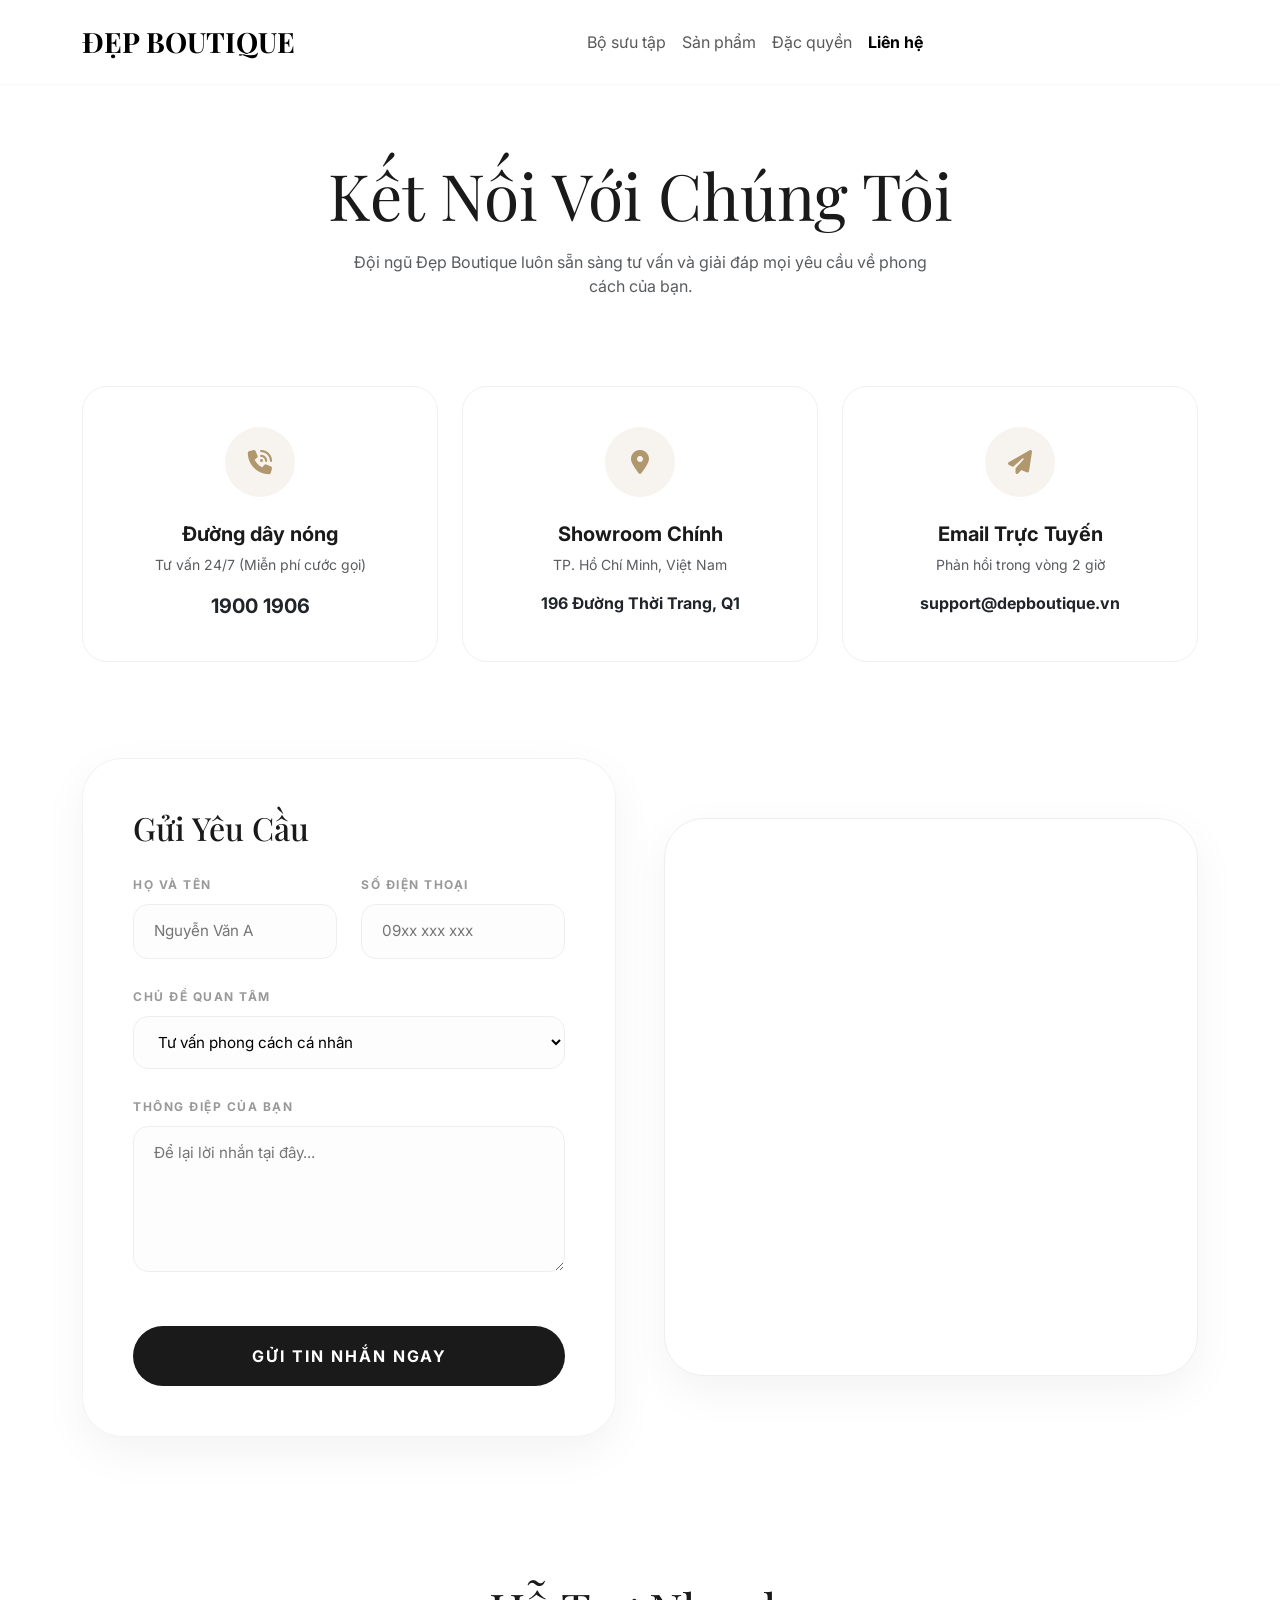
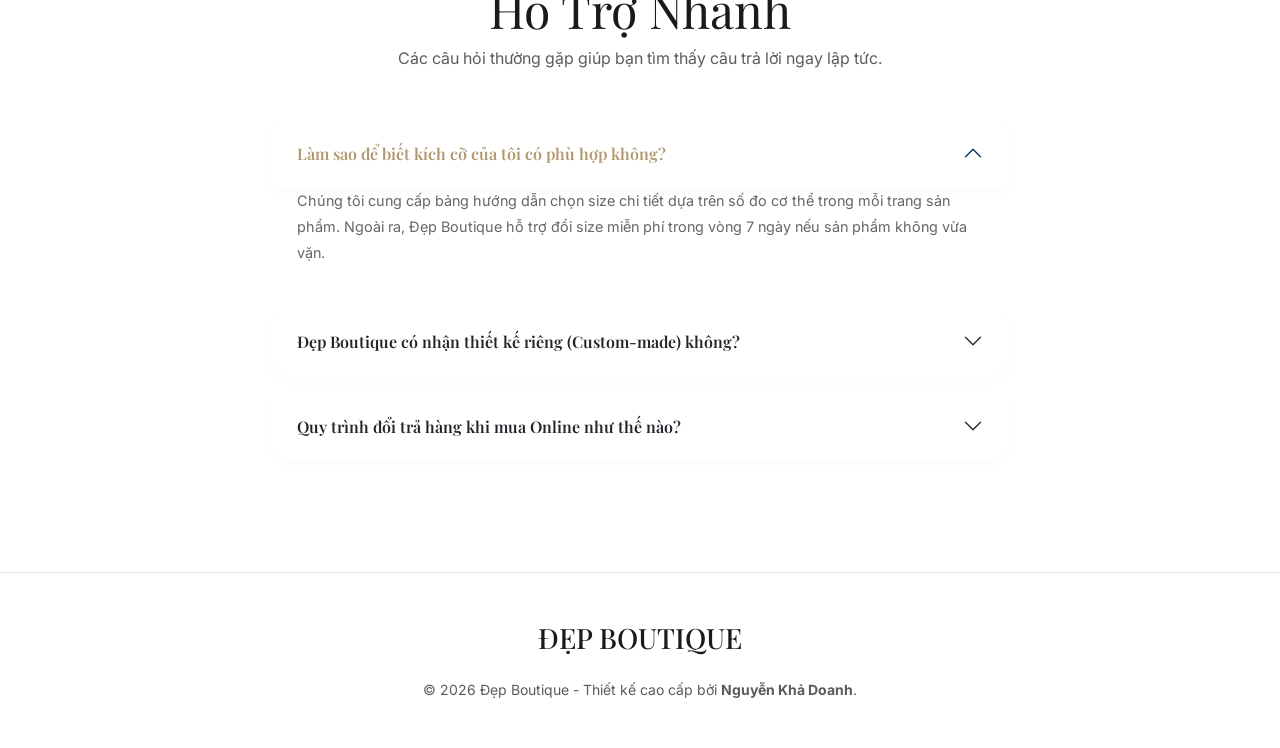
<file: lien-he.html>
<!DOCTYPE html>
<html lang="vi">
<head>
    <meta charset="UTF-8">
    <meta name="viewport" content="width=device-width, initial-scale=1.0">
    <title>Liên Hệ & Hỗ Trợ | Đẹp Boutique</title>
    <link href="https://cdn.jsdelivr.net/npm/bootstrap@5.3.0/dist/css/bootstrap.min.css" rel="stylesheet">
    <link href="https://fonts.googleapis.com/css2?family=Inter:wght@300;400;600&family=Playfair+Display:ital,wght@0,700;1,700&display=swap" rel="stylesheet">
    <link rel="stylesheet" href="https://cdnjs.cloudflare.com/ajax/libs/font-awesome/6.4.0/css/all.min.css">
    
    <style>
        :root {
            --primary-gold: #b0976d;
            --soft-white: #ffffff;
            --glass-bg: rgba(255, 255, 255, 0.7);
            --luxury-shadow: 0 15px 45px rgba(0, 0, 0, 0.05);
        }

        body {
            background-color: var(--soft-white);
            font-family: 'Inter', sans-serif;
            color: #1a1a1a;
        }

        h1, h2, h3, .luxury-font { font-family: 'Playfair Display', serif; }

        .navbar {
            background: rgba(255, 255, 255, 0.8);
            backdrop-filter: blur(15px);
            -webkit-backdrop-filter: blur(15px);
            border-bottom: 1px solid rgba(0,0,0,0.03);
        }

        /* === CONTACT INFO CARDS === */
        .info-card {
            background: #fff;
            border-radius: 25px;
            padding: 40px;
            text-align: center;
            transition: 0.4s;
            border: 1px solid #f0f0f0;
            height: 100%;
        }
        .info-card:hover {
            transform: translateY(-10px);
            box-shadow: var(--luxury-shadow);
        }
        .icon-wrapper {
            width: 70px;
            height: 70px;
            background: rgba(176, 151, 109, 0.1);
            color: var(--primary-gold);
            border-radius: 50%;
            display: flex;
            align-items: center;
            justify-content: center;
            font-size: 1.5rem;
            margin: 0 auto 25px;
        }

        /* === CONTACT FORM (GLASSMORPHISM) === */
        .glass-form-container {
            background: var(--glass-bg);
            backdrop-filter: blur(15px);
            border: 1px solid rgba(0,0,0,0.05);
            border-radius: 40px;
            padding: 50px;
            box-shadow: var(--luxury-shadow);
        }

        .form-label {
            font-size: 0.75rem;
            font-weight: 700;
            text-transform: uppercase;
            letter-spacing: 1.5px;
            color: #999;
            margin-bottom: 10px;
        }

        .form-control-luxury {
            background: #fdfdfd;
            border: 1px solid #eee;
            border-radius: 15px;
            padding: 15px 20px;
            font-size: 0.95rem;
            transition: 0.3s;
        }
        .form-control-luxury:focus {
            background: #fff;
            border-color: var(--primary-gold);
            box-shadow: 0 0 0 4px rgba(176, 151, 109, 0.1);
            outline: none;
        }

        .btn-send {
            background: #1a1a1a;
            color: #fff;
            width: 100%;
            padding: 18px;
            border-radius: 50px;
            border: none;
            font-weight: 700;
            text-transform: uppercase;
            letter-spacing: 2px;
            transition: 0.4s;
        }
        .btn-send:hover {
            background: var(--primary-gold);
            transform: scale(1.02);
        }

        /* === FAQ ACCORDION CUSTOM === */
        .accordion-item {
            border: none;
            background: transparent;
            margin-bottom: 15px;
        }
        .accordion-button {
            background: #fff !important;
            border-radius: 20px !important;
            padding: 25px;
            font-weight: 600;
            box-shadow: 0 5px 15px rgba(0,0,0,0.02) !important;
        }
        .accordion-button:not(.collapsed) {
            color: var(--primary-gold);
            border-bottom-left-radius: 0 !important;
            border-bottom-right-radius: 0 !important;
        }
        .accordion-body {
            background: #fff;
            border-bottom-left-radius: 20px;
            border-bottom-right-radius: 20px;
            padding: 0 25px 25px;
            color: #666;
            line-height: 1.8;
            font-size: 0.9rem;
        }

        /* Map styling */
        .map-frame {
            border-radius: 40px;
            overflow: hidden;
            box-shadow: var(--luxury-shadow);
            border: 1px solid #eee;
        }
    </style>
</head>
<body>

    <nav class="navbar navbar-expand-lg sticky-top py-3">
        <div class="container">
            <a class="navbar-brand luxury-font fs-3 fw-bold" href="index.html">ĐẸP BOUTIQUE</a>
            <div class="collapse navbar-collapse" id="navbarNav">
                <ul class="navbar-nav mx-auto">
                    <li class="nav-item"><a class="nav-link" href="index.html">Bộ sưu tập</a></li>
                    <li class="nav-item"><a class="nav-link" href="san-pham.html">Sản phẩm</a></li>
                    <li class="nav-item"><a class="nav-link" href="doi-qua.html">Đặc quyền</a></li>
                    <li class="nav-item"><a class="nav-link active fw-bold" href="lien-he.html">Liên hệ</a></li>
                </ul>
            </div>
        </div>
    </nav>

    <main class="container my-5 pt-4">
        <div class="text-center mb-5 pb-4">
            <h1 class="display-3 luxury-font mb-3">Kết Nối Với Chúng Tôi</h1>
            <p class="text-muted mx-auto" style="max-width: 600px;">
                Đội ngũ Đẹp Boutique luôn sẵn sàng tư vấn và giải đáp mọi yêu cầu về phong cách của bạn.
            </p>
        </div>

        <div class="row g-4 mb-5 pb-5">
            <div class="col-md-4">
                <div class="info-card">
                    <div class="icon-wrapper"><i class="fa-solid fa-phone-volume"></i></div>
                    <h5 class="fw-bold mb-2">Đường dây nóng</h5>
                    <p class="text-muted small">Tư vấn 24/7 (Miễn phí cước gọi)</p>
                    <a href="tel:19001906" class="text-dark fw-bold text-decoration-none fs-5">1900 1906</a>
                </div>
            </div>
            <div class="col-md-4">
                <div class="info-card">
                    <div class="icon-wrapper"><i class="fa-solid fa-location-dot"></i></div>
                    <h5 class="fw-bold mb-2">Showroom Chính</h5>
                    <p class="text-muted small">TP. Hồ Chí Minh, Việt Nam</p>
                    <p class="text-dark fw-bold mb-0">196 Đường Thời Trang, Q1</p>
                </div>
            </div>
            <div class="col-md-4">
                <div class="info-card">
                    <div class="icon-wrapper"><i class="fa-solid fa-paper-plane"></i></div>
                    <h5 class="fw-bold mb-2">Email Trực Tuyến</h5>
                    <p class="text-muted small">Phản hồi trong vòng 2 giờ</p>
                    <a href="mailto:support@depboutique.vn" class="text-dark fw-bold text-decoration-none">support@depboutique.vn</a>
                </div>
            </div>
        </div>

        <section class="row gx-lg-5 mb-5 pb-5 align-items-center">
            <div class="col-lg-6 mb-5 mb-lg-0">
                <div class="glass-form-container">
                    <h2 class="luxury-font mb-4">Gửi Yêu Cầu</h2>
                    <form>
                        <div class="row g-4">
                            <div class="col-md-6">
                                <label class="form-label">Họ và tên</label>
                                <input type="text" class="form-control-luxury w-100" placeholder="Nguyễn Văn A">
                            </div>
                            <div class="col-md-6">
                                <label class="form-label">Số điện thoại</label>
                                <input type="text" class="form-control-luxury w-100" placeholder="09xx xxx xxx">
                            </div>
                            <div class="col-12">
                                <label class="form-label">Chủ đề quan tâm</label>
                                <select class="form-control-luxury w-100" style="cursor: pointer;">
                                    <option>Tư vấn phong cách cá nhân</option>
                                    <option>Tra cứu trạng thái đơn hàng</option>
                                    <option>Hợp tác & Truyền thông</option>
                                    <option>Góp ý chất lượng dịch vụ</option>
                                </select>
                            </div>
                            <div class="col-12">
                                <label class="form-label">Thông điệp của bạn</label>
                                <textarea class="form-control-luxury w-100" rows="5" placeholder="Để lại lời nhắn tại đây..."></textarea>
                            </div>
                            <div class="col-12 mt-5">
                                <button type="button" class="btn btn-send">Gửi tin nhắn ngay</button>
                            </div>
                        </div>
                    </form>
                </div>
            </div>
            <div class="col-lg-6">
                <div class="map-frame h-100" style="min-height: 550px;">
                    <iframe src="https://www.google.com/maps/embed?pb=!1m18!1m12!1m3!1d3919.4602324299107!2d106.6647816758654!3d10.776019459200424!2m3!1f0!2f0!3f0!3m2!1i1024!2i768!4f13.1!3m3!1m2!1s0x31752f1e29f3d99d%3A0xc075454659223788!2zVGVreSBBY2FkZW15!5e0!3m2!1svi!2s!4v1711234567890!5m2!1svi!2s" width="100%" height="550" style="border:0;" allowfullscreen="" loading="lazy"></iframe>
                </div>
            </div>
        </section>

        <section class="py-5">
            <div class="text-center mb-5">
                <h2 class="luxury-font display-5">Hỗ Trợ Nhanh</h2>
                <p class="text-muted">Các câu hỏi thường gặp giúp bạn tìm thấy câu trả lời ngay lập tức.</p>
            </div>
            <div class="row justify-content-center">
                <div class="col-lg-8">
                    <div class="accordion shadow-none" id="faqAccordion">
                        <div class="accordion-item">
                            <h2 class="accordion-header">
                                <button class="accordion-button" type="button" data-bs-toggle="collapse" data-bs-target="#f1">
                                    Làm sao để biết kích cỡ của tôi có phù hợp không?
                                </button>
                            </h2>
                            <div id="f1" class="accordion-collapse collapse show">
                                <div class="accordion-body">
                                    Chúng tôi cung cấp bảng hướng dẫn chọn size chi tiết dựa trên số đo cơ thể trong mỗi trang sản phẩm. Ngoài ra, Đẹp Boutique hỗ trợ đổi size miễn phí trong vòng 7 ngày nếu sản phẩm không vừa vặn.
                                </div>
                            </div>
                        </div>
                        <div class="accordion-item">
                            <h2 class="accordion-header">
                                <button class="accordion-button collapsed" type="button" data-bs-toggle="collapse" data-bs-target="#f2">
                                    Đẹp Boutique có nhận thiết kế riêng (Custom-made) không?
                                </button>
                            </h2>
                            <div id="f2" class="accordion-collapse collapse">
                                <div class="accordion-body">
                                    Hiện tại chúng tôi tập trung vào các bộ sưu tập giới hạn (Limited Edition). Tuy nhiên, các khách hàng hạng Kim Cương sẽ được hưởng đặc quyền chỉnh sửa trang phục theo số đo riêng (Alteration Service) tại showroom.
                                </div>
                            </div>
                        </div>
                        <div class="accordion-item">
                            <h2 class="accordion-header">
                                <button class="accordion-button collapsed" type="button" data-bs-toggle="collapse" data-bs-target="#f3">
                                    Quy trình đổi trả hàng khi mua Online như thế nào?
                                </button>
                            </h2>
                            <div id="f3" class="accordion-collapse collapse">
                                <div class="accordion-body">
                                    Bạn chỉ cần liên hệ Hotline hoặc Inbox Fanpage, nhân viên giao nhận của chúng tôi sẽ đến tận nhà để lấy hàng đổi trả. Đảm bảo quy trình mua sắm của bạn luôn thuận tiện nhất.
                                </div>
                            </div>
                        </div>
                    </div>
                </div>
            </div>
        </section>
    </main>

    <footer class="py-5 bg-white border-top mt-5">
        <div class="container text-center">
            <h2 class="luxury-font fs-3 mb-4">ĐẸP BOUTIQUE</h2>
            <p class="text-muted small mb-0">© 2026 Đẹp Boutique - Thiết kế cao cấp bởi <b>Nguyễn Khả Doanh</b>.</p>
        </div>
    </footer>

    <script src="https://cdn.jsdelivr.net/npm/bootstrap@5.3.0/dist/js/bootstrap.bundle.min.js"></script>
</body>
</html>
</file>
